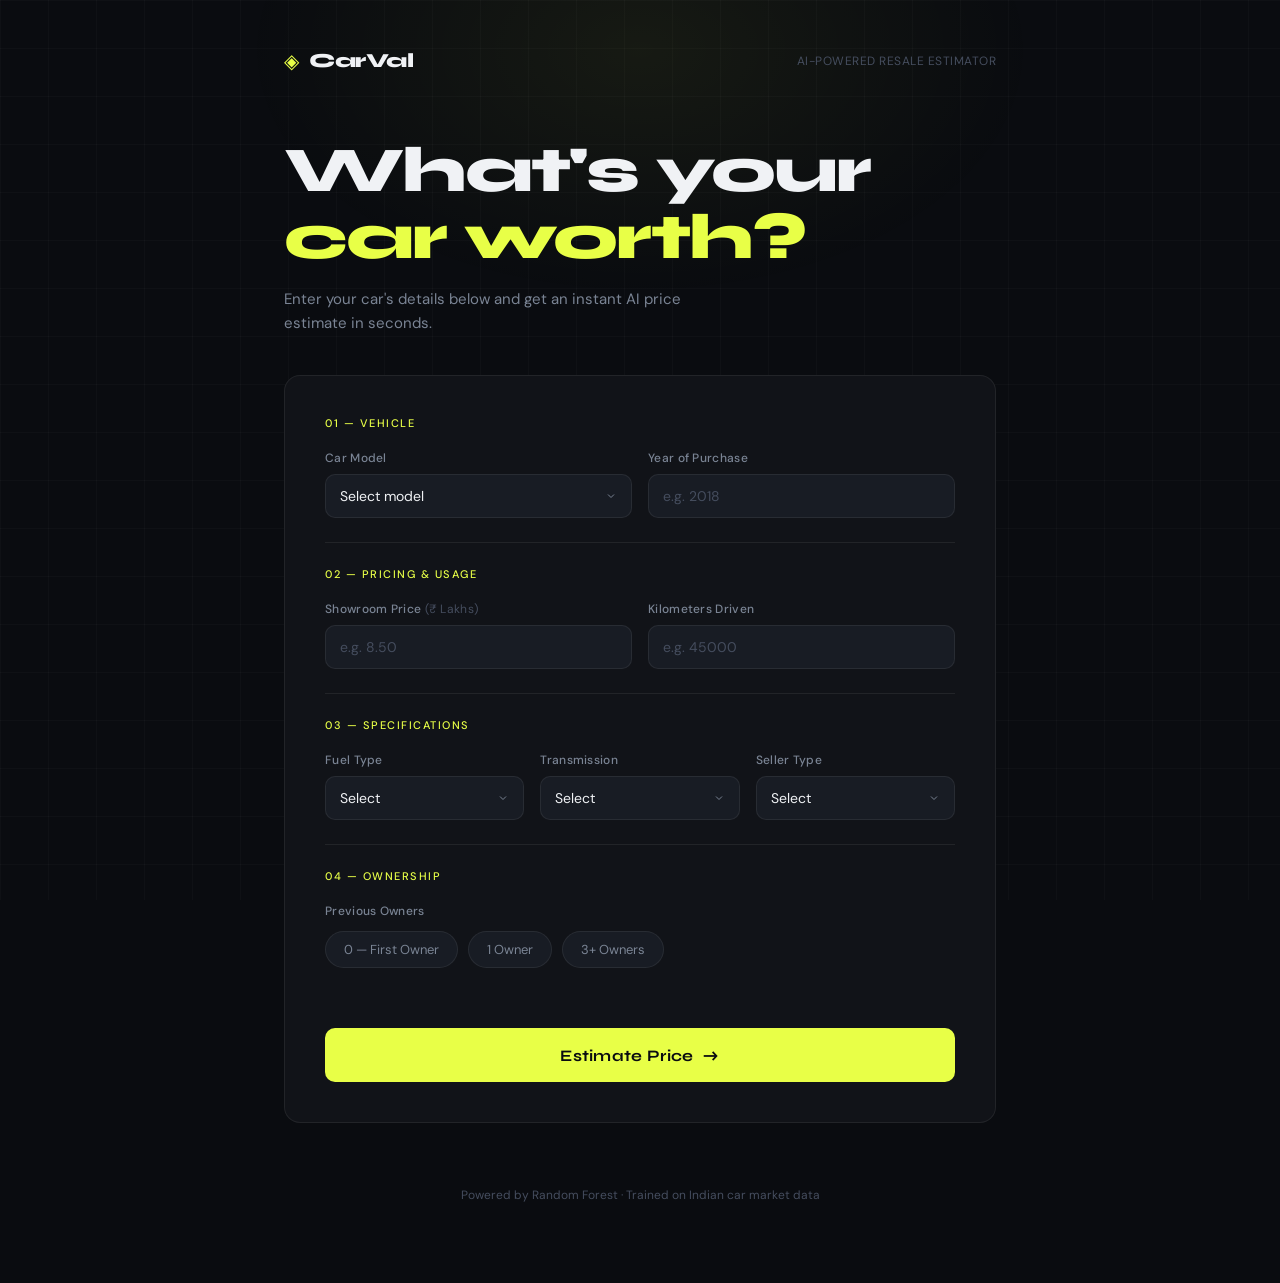
<file: index.html>
<!DOCTYPE html>
<html lang="en">
<head>
    <meta charset="UTF-8">
    <meta name="viewport" content="width=device-width, initial-scale=1.0">
    <title>CarVal — Price Predictor</title>
    <link rel="preconnect" href="https://fonts.googleapis.com">
    <link href="https://fonts.googleapis.com/css2?family=Syne:wght@400;600;700;800&family=DM+Sans:wght@300;400;500&display=swap" rel="stylesheet">
    <link rel="stylesheet" href="/static/style.css">
</head>
<body>

    <div class="bg-grid"></div>
    <div class="bg-glow"></div>

    <div class="page-wrapper">

        <header class="header">
            <div class="logo">
                <span class="logo-icon">◈</span>
                <span class="logo-text">CarVal</span>
            </div>
            <p class="tagline">AI-Powered Resale Estimator</p>
        </header>

        <main class="main">
            <div class="hero">
                <h1 class="hero-title">What's your<br><em>car worth?</em></h1>
                <p class="hero-sub">Enter your car's details below and get an instant AI price estimate in seconds.</p>
            </div>

            <div class="card">
                <form action="/predict" method="post" id="predictForm">

                    <div class="form-section">
                        <span class="section-label">01 — Vehicle</span>
                        <div class="field-group two-col">
                            <div class="field">
                                <label>Car Model</label>
                                <select name="car_name" required>
                                    <option value="" disabled selected>Select model</option>
                                    <optgroup label="Maruti Suzuki">
                                        <option value="alto 800">Alto 800</option>
                                        <option value="alto k10">Alto K10</option>
                                        <option value="baleno">Baleno</option>
                                        <option value="ciaz">Ciaz</option>
                                        <option value="dzire">Dzire</option>
                                        <option value="ertiga">Ertiga</option>
                                        <option value="ignis">Ignis</option>
                                        <option value="omni">Omni</option>
                                        <option value="ritz">Ritz</option>
                                        <option value="s cross">S-Cross</option>
                                        <option value="swift">Swift</option>
                                        <option value="sx4">SX4</option>
                                        <option value="vitara brezza">Vitara Brezza</option>
                                        <option value="wagon r">Wagon R</option>
                                    </optgroup>
                                    <optgroup label="Honda">
                                        <option value="amaze">Amaze</option>
                                        <option value="brio">Brio</option>
                                        <option value="city">City</option>
                                        <option value="jazz">Jazz</option>
                                    </optgroup>
                                    <optgroup label="Hyundai">
                                        <option value="creta">Creta</option>
                                        <option value="elantra">Elantra</option>
                                        <option value="eon">Eon</option>
                                        <option value="grand i10">Grand i10</option>
                                        <option value="i10">i10</option>
                                        <option value="i20">i20</option>
                                        <option value="verna">Verna</option>
                                        <option value="xcent">Xcent</option>
                                    </optgroup>
                                    <optgroup label="Toyota">
                                        <option value="camry">Camry</option>
                                        <option value="corolla">Corolla</option>
                                        <option value="corolla altis">Corolla Altis</option>
                                        <option value="etios cross">Etios Cross</option>
                                        <option value="etios g">Etios G</option>
                                        <option value="etios gd">Etios GD</option>
                                        <option value="etios liva">Etios Liva</option>
                                        <option value="fortuner">Fortuner</option>
                                        <option value="innova">Innova</option>
                                        <option value="land cruiser">Land Cruiser</option>
                                    </optgroup>
                                </select>
                            </div>
                            <div class="field">
                                <label>Year of Purchase</label>
                                <input type="number" name="year" placeholder="e.g. 2018" min="2000" max="2024" required>
                            </div>
                        </div>
                    </div>

                    <div class="divider"></div>

                    <div class="form-section">
                        <span class="section-label">02 — Pricing & Usage</span>
                        <div class="field-group two-col">
                            <div class="field">
                                <label>Showroom Price <span class="unit">(₹ Lakhs)</span></label>
                                <input type="number" name="present_price" placeholder="e.g. 8.50" step="0.01" min="0" required>
                            </div>
                            <div class="field">
                                <label>Kilometers Driven</label>
                                <input type="number" name="driven_kms" placeholder="e.g. 45000" min="0" required>
                            </div>
                        </div>
                    </div>

                    <div class="divider"></div>

                    <div class="form-section">
                        <span class="section-label">03 — Specifications</span>
                        <div class="field-group three-col">
                            <div class="field">
                                <label>Fuel Type</label>
                                <select name="fuel_type" required>
                                    <option value="" disabled selected>Select</option>
                                    <option value="Petrol">⛽ Petrol</option>
                                    <option value="Diesel">🛢 Diesel</option>
                                    <option value="CNG">♻ CNG</option>
                                </select>
                            </div>
                            <div class="field">
                                <label>Transmission</label>
                                <select name="transmission" required>
                                    <option value="" disabled selected>Select</option>
                                    <option value="Manual">Manual</option>
                                    <option value="Automatic">Automatic</option>
                                </select>
                            </div>
                            <div class="field">
                                <label>Seller Type</label>
                                <select name="selling_type" required>
                                    <option value="" disabled selected>Select</option>
                                    <option value="Dealer">Dealer</option>
                                    <option value="Individual">Individual</option>
                                </select>
                            </div>
                        </div>
                    </div>

                    <div class="divider"></div>

                    <div class="form-section">
                        <span class="section-label">04 — Ownership</span>
                        <div class="owner-pills">
                            <label class="pill-label">Previous Owners</label>
                            <div class="pills">
                                <label class="pill">
                                    <input type="radio" name="owner" value="0" required>
                                    <span>0 — First Owner</span>
                                </label>
                                <label class="pill">
                                    <input type="radio" name="owner" value="1">
                                    <span>1 Owner</span>
                                </label>
                                <label class="pill">
                                    <input type="radio" name="owner" value="3">
                                    <span>3+ Owners</span>
                                </label>
                            </div>
                        </div>
                    </div>

                    <button type="submit" class="submit-btn" id="submitBtn">
                        <span class="btn-text">Estimate Price</span>
                        <span class="btn-icon">→</span>
                    </button>

                </form>
            </div>
        </main>

        <footer class="footer">
            <p>Powered by Random Forest · Trained on Indian car market data</p>
        </footer>

    </div>

    <script src="/static/script.js"></script>
</body>
</html>
</file>
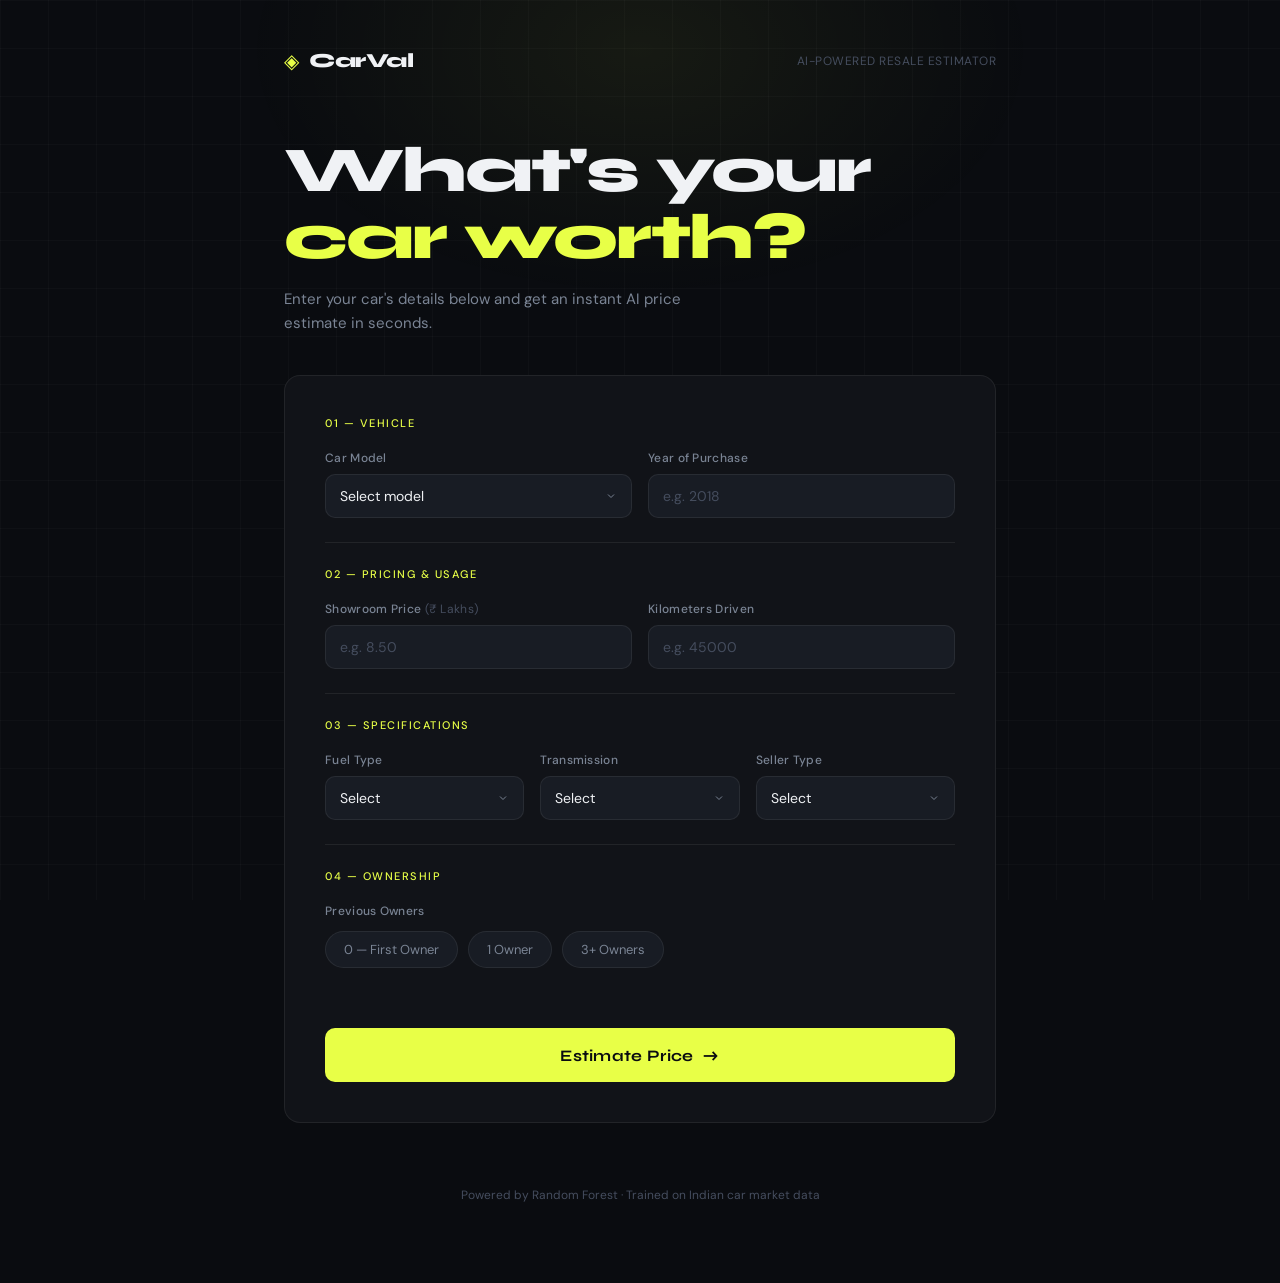
<file: templates/index.html>
<!DOCTYPE html>
<html lang="en">
<head>
    <meta charset="UTF-8">
    <meta name="viewport" content="width=device-width, initial-scale=1.0">
    <title>CarVal — Price Predictor</title>
    <link rel="preconnect" href="https://fonts.googleapis.com">
    <link href="https://fonts.googleapis.com/css2?family=Syne:wght@400;600;700;800&family=DM+Sans:wght@300;400;500&display=swap" rel="stylesheet">
    <link rel="stylesheet" href="/static/style.css">
</head>
<body>

    <div class="bg-grid"></div>
    <div class="bg-glow"></div>

    <div class="page-wrapper">

        <header class="header">
            <div class="logo">
                <span class="logo-icon">◈</span>
                <span class="logo-text">CarVal</span>
            </div>
            <p class="tagline">AI-Powered Resale Estimator</p>
        </header>

        <main class="main">
            <div class="hero">
                <h1 class="hero-title">What's your<br><em>car worth?</em></h1>
                <p class="hero-sub">Enter your car's details below and get an instant AI price estimate in seconds.</p>
            </div>

            <div class="card">
                <form action="/predict" method="post" id="predictForm">

                    <div class="form-section">
                        <span class="section-label">01 — Vehicle</span>
                        <div class="field-group two-col">
                            <div class="field">
                                <label>Car Model</label>
                                <select name="car_name" required>
                                    <option value="" disabled selected>Select model</option>
                                    <optgroup label="Maruti Suzuki">
                                        <option value="alto 800">Alto 800</option>
                                        <option value="alto k10">Alto K10</option>
                                        <option value="baleno">Baleno</option>
                                        <option value="ciaz">Ciaz</option>
                                        <option value="dzire">Dzire</option>
                                        <option value="ertiga">Ertiga</option>
                                        <option value="ignis">Ignis</option>
                                        <option value="omni">Omni</option>
                                        <option value="ritz">Ritz</option>
                                        <option value="s cross">S-Cross</option>
                                        <option value="swift">Swift</option>
                                        <option value="sx4">SX4</option>
                                        <option value="vitara brezza">Vitara Brezza</option>
                                        <option value="wagon r">Wagon R</option>
                                    </optgroup>
                                    <optgroup label="Honda">
                                        <option value="amaze">Amaze</option>
                                        <option value="brio">Brio</option>
                                        <option value="city">City</option>
                                        <option value="jazz">Jazz</option>
                                    </optgroup>
                                    <optgroup label="Hyundai">
                                        <option value="creta">Creta</option>
                                        <option value="elantra">Elantra</option>
                                        <option value="eon">Eon</option>
                                        <option value="grand i10">Grand i10</option>
                                        <option value="i10">i10</option>
                                        <option value="i20">i20</option>
                                        <option value="verna">Verna</option>
                                        <option value="xcent">Xcent</option>
                                    </optgroup>
                                    <optgroup label="Toyota">
                                        <option value="camry">Camry</option>
                                        <option value="corolla">Corolla</option>
                                        <option value="corolla altis">Corolla Altis</option>
                                        <option value="etios cross">Etios Cross</option>
                                        <option value="etios g">Etios G</option>
                                        <option value="etios gd">Etios GD</option>
                                        <option value="etios liva">Etios Liva</option>
                                        <option value="fortuner">Fortuner</option>
                                        <option value="innova">Innova</option>
                                        <option value="land cruiser">Land Cruiser</option>
                                    </optgroup>
                                </select>
                            </div>
                            <div class="field">
                                <label>Year of Purchase</label>
                                <input type="number" name="year" placeholder="e.g. 2018" min="2000" max="2024" required>
                            </div>
                        </div>
                    </div>

                    <div class="divider"></div>

                    <div class="form-section">
                        <span class="section-label">02 — Pricing & Usage</span>
                        <div class="field-group two-col">
                            <div class="field">
                                <label>Showroom Price <span class="unit">(₹ Lakhs)</span></label>
                                <input type="number" name="present_price" placeholder="e.g. 8.50" step="0.01" min="0" required>
                            </div>
                            <div class="field">
                                <label>Kilometers Driven</label>
                                <input type="number" name="driven_kms" placeholder="e.g. 45000" min="0" required>
                            </div>
                        </div>
                    </div>

                    <div class="divider"></div>

                    <div class="form-section">
                        <span class="section-label">03 — Specifications</span>
                        <div class="field-group three-col">
                            <div class="field">
                                <label>Fuel Type</label>
                                <select name="fuel_type" required>
                                    <option value="" disabled selected>Select</option>
                                    <option value="Petrol">⛽ Petrol</option>
                                    <option value="Diesel">🛢 Diesel</option>
                                    <option value="CNG">♻ CNG</option>
                                </select>
                            </div>
                            <div class="field">
                                <label>Transmission</label>
                                <select name="transmission" required>
                                    <option value="" disabled selected>Select</option>
                                    <option value="Manual">Manual</option>
                                    <option value="Automatic">Automatic</option>
                                </select>
                            </div>
                            <div class="field">
                                <label>Seller Type</label>
                                <select name="selling_type" required>
                                    <option value="" disabled selected>Select</option>
                                    <option value="Dealer">Dealer</option>
                                    <option value="Individual">Individual</option>
                                </select>
                            </div>
                        </div>
                    </div>

                    <div class="divider"></div>

                    <div class="form-section">
                        <span class="section-label">04 — Ownership</span>
                        <div class="owner-pills">
                            <label class="pill-label">Previous Owners</label>
                            <div class="pills">
                                <label class="pill">
                                    <input type="radio" name="owner" value="0" required>
                                    <span>0 — First Owner</span>
                                </label>
                                <label class="pill">
                                    <input type="radio" name="owner" value="1">
                                    <span>1 Owner</span>
                                </label>
                                <label class="pill">
                                    <input type="radio" name="owner" value="3">
                                    <span>3+ Owners</span>
                                </label>
                            </div>
                        </div>
                    </div>

                    <button type="submit" class="submit-btn" id="submitBtn">
                        <span class="btn-text">Estimate Price</span>
                        <span class="btn-icon">→</span>
                    </button>

                </form>
            </div>
        </main>

        <footer class="footer">
            <p>Powered by Random Forest · Trained on Indian car market data</p>
        </footer>

    </div>

    <script src="/static/script.js"></script>
</body>
</html>
</file>
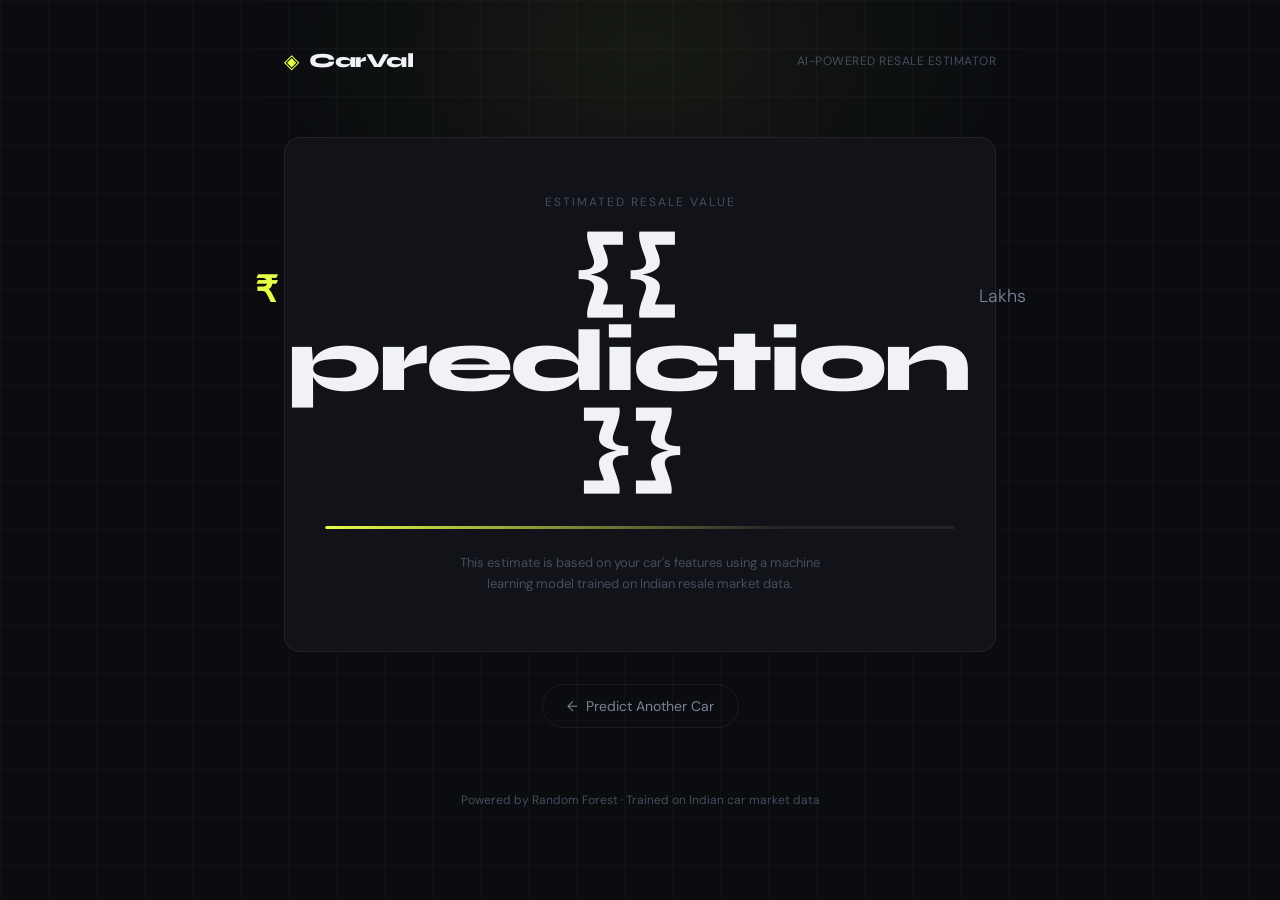
<file: templates/result.html>
<!DOCTYPE html>
<html lang="en">
<head>
    <meta charset="UTF-8">
    <meta name="viewport" content="width=device-width, initial-scale=1.0">
    <title>CarVal — Result</title>
    <link rel="preconnect" href="https://fonts.googleapis.com">
    <link href="https://fonts.googleapis.com/css2?family=Syne:wght@400;600;700;800&family=DM+Sans:wght@300;400;500&display=swap" rel="stylesheet">
    <link rel="stylesheet" href="/static/style.css">
</head>
<body>

    <div class="bg-grid"></div>
    <div class="bg-glow"></div>

    <div class="page-wrapper">

        <header class="header">
            <div class="logo">
                <span class="logo-icon">◈</span>
                <span class="logo-text">CarVal</span>
            </div>
            <p class="tagline">AI-Powered Resale Estimator</p>
        </header>

        <main class="main result-main">

            <div class="result-card">
                <p class="result-eyebrow">Estimated Resale Value</p>
                <div class="result-price">
                    <span class="currency">₹</span>
                    <span class="amount">{{ prediction }}</span>
                    <span class="lakh">Lakhs</span>
                </div>
                <div class="result-bar">
                    <div class="result-bar-fill"></div>
                </div>
                <p class="result-note">This estimate is based on your car's features using a machine learning model trained on Indian resale market data.</p>
            </div>

            <div class="result-actions">
                <a href="/" class="back-btn">
                    <span>←</span> Predict Another Car
                </a>
            </div>

        </main>

        <footer class="footer">
            <p>Powered by Random Forest · Trained on Indian car market data</p>
        </footer>

    </div>

    <script src="/static/script.js"></script>
</body>
</html>
</file>
<file: static/style.css>
/* ── Variables ── */
:root {
    --bg: #0a0c10;
    --surface: #111318;
    --surface2: #181c24;
    --border: rgba(255,255,255,0.07);
    --border-hover: rgba(255,255,255,0.15);
    --accent: #e8ff47;
    --accent-dim: rgba(232, 255, 71, 0.12);
    --text-primary: #f0f2f5;
    --text-secondary: #7a8494;
    --text-muted: #454d5e;
    --font-display: 'Syne', sans-serif;
    --font-body: 'DM Sans', sans-serif;
    --radius: 16px;
    --radius-sm: 10px;
}

/* ── Reset ── */
*, *::before, *::after { box-sizing: border-box; margin: 0; padding: 0; }

/* ── Base ── */
html { font-size: 16px; }

body {
    background: var(--bg);
    color: var(--text-primary);
    font-family: var(--font-body);
    font-weight: 400;
    min-height: 100vh;
    overflow-x: hidden;
}

/* ── Background Effects ── */
.bg-grid {
    position: fixed;
    inset: 0;
    background-image:
        linear-gradient(rgba(255,255,255,0.025) 1px, transparent 1px),
        linear-gradient(90deg, rgba(255,255,255,0.025) 1px, transparent 1px);
    background-size: 48px 48px;
    pointer-events: none;
    z-index: 0;
}

.bg-glow {
    position: fixed;
    top: -200px;
    left: 50%;
    transform: translateX(-50%);
    width: 800px;
    height: 500px;
    background: radial-gradient(ellipse, rgba(232,255,71,0.06) 0%, transparent 70%);
    pointer-events: none;
    z-index: 0;
}

/* ── Layout ── */
.page-wrapper {
    position: relative;
    z-index: 1;
    max-width: 760px;
    margin: 0 auto;
    padding: 48px 24px 80px;
}

/* ── Header ── */
.header {
    display: flex;
    align-items: center;
    justify-content: space-between;
    margin-bottom: 64px;
    animation: fadeDown 0.5s ease both;
}

.logo {
    display: flex;
    align-items: center;
    gap: 10px;
}

.logo-icon {
    font-size: 20px;
    color: var(--accent);
    line-height: 1;
}

.logo-text {
    font-family: var(--font-display);
    font-weight: 800;
    font-size: 20px;
    letter-spacing: -0.5px;
    color: var(--text-primary);
}

.tagline {
    font-size: 12px;
    color: var(--text-muted);
    letter-spacing: 0.5px;
    text-transform: uppercase;
}

/* ── Hero ── */
.hero {
    margin-bottom: 40px;
    animation: fadeDown 0.5s 0.1s ease both;
}

.hero-title {
    font-family: var(--font-display);
    font-size: clamp(42px, 7vw, 64px);
    font-weight: 800;
    line-height: 1.05;
    letter-spacing: -2px;
    color: var(--text-primary);
    margin-bottom: 16px;
}

.hero-title em {
    font-style: normal;
    color: var(--accent);
}

.hero-sub {
    font-size: 15px;
    color: var(--text-secondary);
    line-height: 1.6;
    max-width: 440px;
}

/* ── Card ── */
.card {
    background: var(--surface);
    border: 1px solid var(--border);
    border-radius: var(--radius);
    padding: 40px;
    animation: fadeUp 0.5s 0.2s ease both;
}

/* ── Form Sections ── */
.form-section {
    padding: 24px 0;
}

.form-section:first-child { padding-top: 0; }

.section-label {
    display: block;
    font-size: 11px;
    font-weight: 500;
    color: var(--accent);
    letter-spacing: 1.5px;
    text-transform: uppercase;
    margin-bottom: 20px;
}

.divider {
    height: 1px;
    background: var(--border);
}

/* ── Field Groups ── */
.field-group {
    display: grid;
    gap: 16px;
}

.two-col { grid-template-columns: 1fr 1fr; }
.three-col { grid-template-columns: 1fr 1fr 1fr; }

@media (max-width: 560px) {
    .two-col, .three-col { grid-template-columns: 1fr; }
    .card { padding: 24px 20px; }
}

/* ── Fields ── */
.field {
    display: flex;
    flex-direction: column;
    gap: 8px;
}

.field label {
    font-size: 12px;
    font-weight: 500;
    color: var(--text-secondary);
    letter-spacing: 0.3px;
}

.unit {
    color: var(--text-muted);
    font-weight: 400;
}

input[type="number"],
select {
    width: 100%;
    background: var(--surface2);
    border: 1px solid var(--border);
    border-radius: var(--radius-sm);
    padding: 12px 14px;
    font-family: var(--font-body);
    font-size: 14px;
    font-weight: 400;
    color: var(--text-primary);
    outline: none;
    transition: border-color 0.2s, background 0.2s;
    -webkit-appearance: none;
}

input[type="number"]::placeholder {
    color: var(--text-muted);
}

input[type="number"]:focus,
select:focus {
    border-color: var(--accent);
    background: rgba(232,255,71,0.04);
}

select {
    cursor: pointer;
    background-image: url("data:image/svg+xml,%3Csvg xmlns='http://www.w3.org/2000/svg' width='12' height='12' viewBox='0 0 24 24' fill='none' stroke='%237a8494' stroke-width='2'%3E%3Cpolyline points='6 9 12 15 18 9'/%3E%3C/svg%3E");
    background-repeat: no-repeat;
    background-position: right 14px center;
    padding-right: 38px;
}

select option {
    background: #1a1e28;
    color: var(--text-primary);
}

/* ── Owner Pills ── */
.owner-pills { display: flex; flex-direction: column; gap: 12px; }

.pill-label {
    font-size: 12px;
    font-weight: 500;
    color: var(--text-secondary);
    letter-spacing: 0.3px;
}

.pills {
    display: flex;
    gap: 10px;
    flex-wrap: wrap;
}

.pill {
    display: flex;
    align-items: center;
    cursor: pointer;
}

.pill input[type="radio"] { display: none; }

.pill span {
    display: inline-block;
    padding: 9px 18px;
    border: 1px solid var(--border);
    border-radius: 100px;
    font-size: 13px;
    color: var(--text-secondary);
    background: var(--surface2);
    transition: all 0.2s;
    white-space: nowrap;
}

.pill input[type="radio"]:checked + span {
    background: var(--accent-dim);
    border-color: var(--accent);
    color: var(--accent);
    font-weight: 500;
}

.pill:hover span {
    border-color: var(--border-hover);
    color: var(--text-primary);
}

/* ── Submit Button ── */
.submit-btn {
    display: flex;
    align-items: center;
    justify-content: center;
    gap: 10px;
    width: 100%;
    margin-top: 36px;
    padding: 16px 28px;
    background: var(--accent);
    color: #0a0c10;
    border: none;
    border-radius: var(--radius-sm);
    font-family: var(--font-display);
    font-size: 16px;
    font-weight: 700;
    letter-spacing: 0.3px;
    cursor: pointer;
    transition: transform 0.15s, opacity 0.15s;
}

.submit-btn:hover { opacity: 0.9; transform: translateY(-1px); }
.submit-btn:active { transform: translateY(0px) scale(0.99); }

.btn-icon {
    font-size: 18px;
    transition: transform 0.2s;
}

.submit-btn:hover .btn-icon { transform: translateX(4px); }

/* ── Result Page ── */
.result-main {
    display: flex;
    flex-direction: column;
    align-items: center;
    text-align: center;
    gap: 32px;
}

.result-card {
    width: 100%;
    background: var(--surface);
    border: 1px solid var(--border);
    border-radius: var(--radius);
    padding: 56px 40px;
    animation: scaleIn 0.5s 0.1s cubic-bezier(0.34, 1.56, 0.64, 1) both;
}

.result-eyebrow {
    font-size: 12px;
    text-transform: uppercase;
    letter-spacing: 2px;
    color: var(--text-muted);
    margin-bottom: 20px;
}

.result-price {
    display: flex;
    align-items: baseline;
    justify-content: center;
    gap: 10px;
    margin-bottom: 32px;
}

.currency {
    font-family: var(--font-display);
    font-size: 36px;
    font-weight: 700;
    color: var(--accent);
}

.amount {
    font-family: var(--font-display);
    font-size: clamp(56px, 12vw, 88px);
    font-weight: 800;
    letter-spacing: -3px;
    color: var(--text-primary);
    line-height: 1;
}

.lakh {
    font-size: 18px;
    color: var(--text-secondary);
    font-weight: 300;
}

.result-bar {
    height: 3px;
    background: var(--border);
    border-radius: 100px;
    margin-bottom: 24px;
    overflow: hidden;
}

.result-bar-fill {
    height: 100%;
    width: 72%;
    background: linear-gradient(90deg, var(--accent), transparent);
    border-radius: 100px;
    animation: barGrow 1s 0.5s ease both;
    transform-origin: left;
}

.result-note {
    font-size: 13px;
    color: var(--text-muted);
    line-height: 1.6;
    max-width: 400px;
    margin: 0 auto;
}

.result-actions { animation: fadeUp 0.4s 0.4s ease both; }

.back-btn {
    display: inline-flex;
    align-items: center;
    gap: 8px;
    padding: 12px 24px;
    border: 1px solid var(--border);
    border-radius: 100px;
    color: var(--text-secondary);
    text-decoration: none;
    font-size: 14px;
    transition: all 0.2s;
}

.back-btn:hover {
    border-color: var(--border-hover);
    color: var(--text-primary);
    transform: translateX(-2px);
}

/* ── Footer ── */
.footer {
    margin-top: 64px;
    text-align: center;
    font-size: 12px;
    color: var(--text-muted);
    animation: fadeUp 0.4s 0.4s ease both;
}

/* ── Animations ── */
@keyframes fadeDown {
    from { opacity: 0; transform: translateY(-16px); }
    to   { opacity: 1; transform: translateY(0); }
}

@keyframes fadeUp {
    from { opacity: 0; transform: translateY(16px); }
    to   { opacity: 1; transform: translateY(0); }
}

@keyframes scaleIn {
    from { opacity: 0; transform: scale(0.95); }
    to   { opacity: 1; transform: scale(1); }
}

@keyframes barGrow {
    from { transform: scaleX(0); }
    to   { transform: scaleX(1); }
}
</file>
